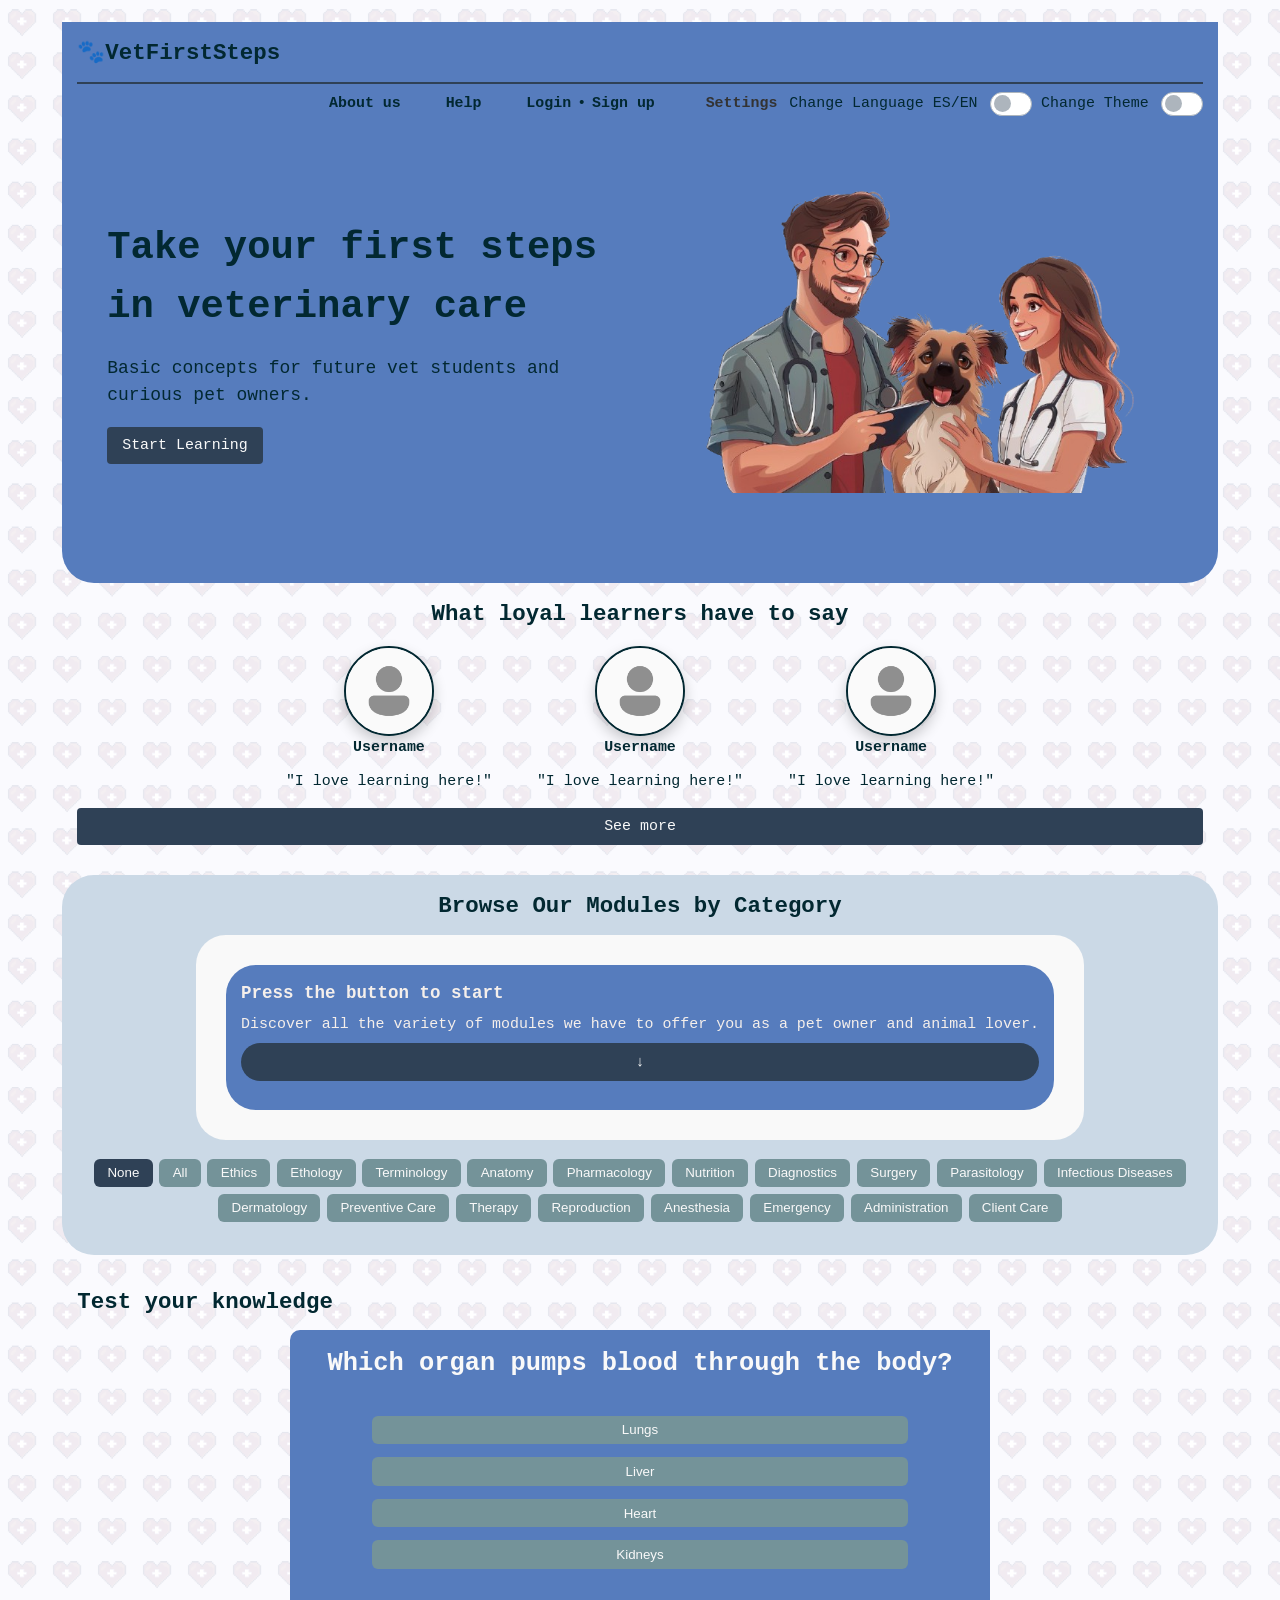
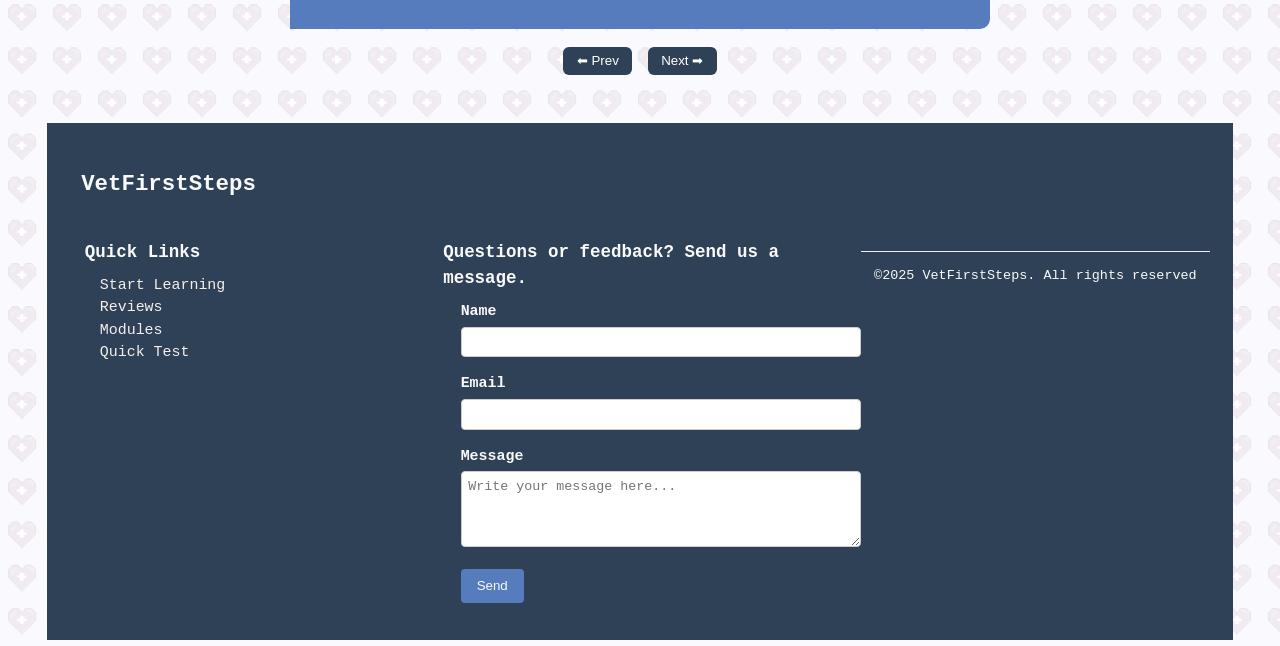
<file: index.html>
<!DOCTYPE html>
<html lang="en">
<head>
    <meta charset="UTF-8">
    <meta name="viewport" content="width=device-width, initial-scale=1.0">
    <title>VetFirstSteps</title>
    <link rel="stylesheet" href="styles/index.css">
    <script src="https://code.jquery.com/jquery-3.6.0.min.js" defer></script>
    <script src="js/index.js" defer></script>
</head>
<body>
    <div class="first-portion">
        <header class="site-header">
            <h2>🐾VetFirstSteps</h2>
            <button id="menu-toggle" class="menu-toggle" type="button" aria-expanded="false" aria-controls="site-header">
                ☰
            </button>
        </header>
        <nav class="site-nav" id="main-nav">
            <a href="pages/coming-soon.html">About us</a>
            <a href="pages/coming-soon.html">Help</a>
            <div id="actions">
                <a href="pages/Login.html">Login</a>
                <span class="sep">•</span>
                <a href="pages/SignUp.html">Sign up</a>
            </div>
            <div id="nav-buttons">
                <h4>Settings</h4>
                <span>Change Language ES/EN</span><br>
                <label class="switch" id="lang-toggle">
                    <input type="checkbox">
                    <span class="slider"></span>
                </label><br>
                <span>Change Theme</span><br>
                <label class="switch" id="theme-toggle">
                    <input type="checkbox">
                    <span class="slider"></span>
                </label>
            </div>
        </nav>
        <section class="site-section">
            <div id="section-content">
                <h1>Take your first steps in veterinary care</h1>
                <p>Basic concepts for future vet students and curious pet owners.</p>
                <a href="modules/index.html">Start Learning</a>
            </div>
            <div id="section-image">
                <figure>
                    <img src="images/section-image.png" alt="section">
                </figure>
            </div>
        </section>
    </div>
    <div class="reviews" id="review-section">
        <h2>What loyal learners have to say</h2>
        <div class="review-card">
            <figure>
                <img src="images/user.png" alt="user">
                <figcaption>Username</figcaption>
            </figure>
            <p>"I love learning here!"</p>
        </div>
        <div class="review-card">
            <figure>
                <img src="images/user.png" alt="user">
                <figcaption>Username</figcaption>
            </figure>
            <p>"I love learning here!"</p>
        </div>
        <div class="review-card">
            <figure>
                <img src="images/user.png" alt="user">
                <figcaption>Username</figcaption>
            </figure>
            <p>"I love learning here!"</p>
        </div>
        <a href="#more">See more</a>
    </div>
    <div class="modules">
        <h2>Browse Our Modules by Category</h2>
        <div id="modules-grid">
            <article class="module-card" id="mod-profEth" data-category="ethics">
                <img src="images/modules/mod-profEth.png" alt="">
                <h3>Professional Ethics</h3>
                <p>Foundations of ethical practice in veterinary medicine.</p>
                <a href="modules/professional-ethics.html" class="module-link">View Module</a>
            </article>

            <article class="module-card" id="mod-canFelEth" data-category="ethology">
            <h3>Canine and Feline Ethology</h3>
            <p>Behavioral principles of dogs and cats.</p>
            <a href="pages/coming-soon.html" class="module-link">View Module</a>
            </article>

            <article class="module-card" id="mod-VetTerm" data-category="terminology">
            <h3>Veterinary Terminology</h3>
            <p>Essential terms and vocabulary for veterinary practice.</p>
            <a href="pages/coming-soon.html" class="module-link">View Module</a>
            </article>

            <article class="module-card" id="mod-oie" data-category="ethics">
            <h3>OIE General Overview</h3>
            <p>Introduction to international veterinary standards and the OIE.</p>
            <a href="pages/coming-soon.html" class="module-link">View Module</a>
            </article>

            <article class="module-card" id="mod-anat1" data-category="anatomy">
            <h3>Anatomy & Physiology I</h3>
            <p>Basic structures and functions of animal bodies.</p>
            <a href="pages/coming-soon.html" class="module-link">View Module</a>
            </article>

            <article class="module-card" id="mod-anat2" data-category="anatomy">
            <h3>Anatomy & Physiology II</h3>
            <p>Intermediate study of organ systems and processes.</p>
            <a href="pages/coming-soon.html" class="module-link">View Module</a>
            </article>

            <article class="module-card" id="mod-anat3" data-category="anatomy">
            <h3>Anatomy & Physiology III</h3>
            <p>Advanced exploration of anatomy and physiology topics.</p>
            <a href="pages/coming-soon.html" class="module-link">View Module</a>
            </article>

            <article class="module-card" id="mod-anat4" data-category="anatomy">
            <h3>Anatomy & Physiology IV</h3>
            <p>Capstone module on integrated body systems.</p>
            <a href="pages/coming-soon.html" class="module-link">View Module</a>
            </article>

            <article class="module-card" id="mod-pharmIntro" data-category="pharmacology">
            <h3>Intro to Pharmacy</h3>
            <p>Basics of veterinary pharmacology and drug handling.</p>
            <a href="pages/coming-soon.html" class="module-link">View Module</a>
            </article>

            <article class="module-card" id="mod-labIntro" data-category="diagnostics">
            <h3>Intro to Laboratory Analysis</h3>
            <p>Fundamentals of lab tests and sample evaluation.</p>
            <a href="pages/coming-soon.html" class="module-link">View Module</a>
            </article>

            <article class="module-card" id="mod-surgEquip" data-category="surgery">
            <h3>Surgical Equipment</h3>
            <p>Overview of tools and instruments used in veterinary surgery.</p>
            <a href="pages/coming-soon.html" class="module-link">View Module</a>
            </article>

            <article class="module-card" id="mod-vetNut" data-category="nutrition">
            <h3>Veterinary Nutrition</h3>
            <p>Principles of diet and feeding for animal health and wellbeing.</p>
            <a href="pages/coming-soon.html" class="module-link">View Module</a>
            </article>

            <article class="module-card" id="mod-patPrep" data-category="surgery">
            <h3>Patient Preparation</h3>
            <p>Steps to prepare animals for clinical procedures and surgery.</p>
            <a href="pages/coming-soon.html" class="module-link">View Module</a>
            </article>

            <article class="module-card" id="mod-sampColl" data-category="diagnostics">
            <h3>Sample Collection</h3>
            <p>Techniques for collecting diagnostic samples safely and effectively.</p>
            <a href="pages/coming-soon.html" class="module-link">View Module</a>
            </article>

            <article class="module-card" id="mod-hemat" data-category="diagnostics">
            <h3>Hematology</h3>
            <p>Study of blood and related diagnostic methods in veterinary medicine.</p>
            <a href="pages/coming-soon.html" class="module-link">View Module</a>
            </article>

            <article class="module-card" id="mod-chem" data-category="diagnostics">
            <h3>Chemistry</h3>
            <p>Biochemical analysis relevant to veterinary diagnostics and practice.</p>
            <a href="pages/coming-soon.html" class="module-link">View Module</a>
            </article>

            <article class="module-card" id="mod-pharm1" data-category="pharmacology">
            <h3>Veterinary Pharmacology I</h3>
            <p>Introduction to drug classes, mechanisms, and safe administration.</p>
            <a href="pages/coming-soon.html" class="module-link">View Module</a>
            </article>

            <article class="module-card" id="mod-paras" data-category="parasitology">
            <h3>Parasitology</h3>
            <p>Identification and management of common parasites in animals.</p>
            <a href="pages/coming-soon.html" class="module-link">View Module</a>
            </article>

            <article class="module-card" id="mod-infDis" data-category="infectious">
            <h3>Infectious Diseases</h3>
            <p>Overview of contagious conditions and their veterinary management.</p>
            <a href="pages/coming-soon.html" class="module-link">View Module</a>
            </article>

            <article class="module-card" id="mod-dermIntro" data-category="dermatology">
            <h3>Dermatology Intro</h3>
            <p>Basics of skin conditions, diagnosis, and treatments.</p>
            <a href="pages/coming-soon.html" class="module-link">View Module</a>
            </article>

            <article class="module-card" id="mod-vaccProg" data-category="preventive">
            <h3>Vaccination Programs</h3>
            <p>Principles of immunization and preventive veterinary care.</p>
            <a href="pages/coming-soon.html" class="module-link">View Module</a>
            </article>

            <article class="module-card" id="mod-fluidTher" data-category="therapy">
            <h3>Fluid Therapy</h3>
            <p>Managing hydration and electrolyte balance in veterinary patients.</p>
            <a href="pages/coming-soon.html" class="module-link">View Module</a>
            </article>

            <article class="module-card" id="mod-reprod" data-category="reproduction">
            <h3>Reproduction</h3>
            <p>Fundamentals of animal reproductive systems and veterinary care.</p>
            <a href="pages/coming-soon.html" class="module-link">View Module</a>
            </article>

            <article class="module-card" id="mod-anest1" data-category="anesthesia">
            <h3>Anesthesia I</h3>
            <p>Introduction to anesthesia principles, monitoring, and safety.</p>
            <a href="pages/coming-soon.html" class="module-link">View Module</a>
            </article>

            <article class="module-card" id="mod-anest2" data-category="anesthesia">
            <h3>Anesthesia II</h3>
            <p>Advanced anesthesia techniques and protocols for veterinary practice.</p>
            <a href="pages/coming-soon.html" class="module-link">View Module</a>
            </article>

            <article class="module-card" id="mod-firstAid" data-category="emergency">
            <h3>First Aid</h3>
            <p>Emergency response skills for veterinary settings.</p>
            <a href="pages/coming-soon.html" class="module-link">View Module</a>
            </article>

            <article class="module-card" id="mod-ultra" data-category="diagnostics">
            <h3>Ultrasound</h3>
            <p>Basics of imaging and diagnostic ultrasound in veterinary medicine.</p>
            <a href="pages/coming-soon.html" class="module-link">View Module</a>
            </article>

            <article class="module-card" id="mod-cardio" data-category="diagnostics">
            <h3>Practical Cardiology</h3>
            <p>Introduction to heart health and diagnostic cardiology techniques.</p>
            <a href="pages/coming-soon.html" class="module-link">View Module</a>
            </article>

            <article class="module-card" id="mod-admin" data-category="administration">
            <h3>Veterinary Administration</h3>
            <p>Managing clinics, records, and veterinary operations effectively.</p>
            <a href="pages/coming-soon.html" class="module-link">View Module</a>
            </article>

            <article class="module-card" id="mod-clientCare" data-category="client-care">
            <h3>Client Care</h3>
            <p>Communication and service skills for veterinary professionals.</p>
            <a href="pages/coming-soon.html" class="module-link">View Module</a>
            </article>

            <article class="module-card" data-category="none">
            <h3>Press the button to start</h3>
            <p>Discover all the variety of modules we have to offer you as a pet owner and animal lover.</p>
            <a href="#filter-bar" >↓</a>
            </article>
        </div>
        <div id="filter-bar">
            <button class="filter-btn" data-filter="none">None</button>
            <button class="filter-btn" data-filter="all">All</button>
            <button class="filter-btn" data-filter="ethics">Ethics</button>
            <button class="filter-btn" data-filter="ethology">Ethology</button>
            <button class="filter-btn" data-filter="terminology">Terminology</button>
            <button class="filter-btn" data-filter="anatomy">Anatomy</button>
            <button class="filter-btn" data-filter="pharmacology">Pharmacology</button>
            <button class="filter-btn" data-filter="nutrition">Nutrition</button>
            <button class="filter-btn" data-filter="diagnostics">Diagnostics</button>
            <button class="filter-btn" data-filter="surgery">Surgery</button>
            <button class="filter-btn" data-filter="parasitology">Parasitology</button>
            <button class="filter-btn" data-filter="infectious">Infectious Diseases</button>
            <button class="filter-btn" data-filter="dermatology">Dermatology</button>
            <button class="filter-btn" data-filter="preventive">Preventive Care</button>
            <button class="filter-btn" data-filter="therapy">Therapy</button>
            <button class="filter-btn" data-filter="reproduction">Reproduction</button>
            <button class="filter-btn" data-filter="anesthesia">Anesthesia</button>
            <button class="filter-btn" data-filter="emergency">Emergency</button>
            <button class="filter-btn" data-filter="administration">Administration</button>
            <button class="filter-btn" data-filter="client-care">Client Care</button>
        </div>
    </div>
    <div class="test">
        <section id="quiz">
            <h2>Test your knowledge</h2>
            <div class="quiz-container">
                <div class="quiz-track">
                    <!-- Question 1 -->
                    <div class="quiz-slide active" data-answer="2">
                        <h3>Which organ pumps blood through the body?</h3>
                        <ul>
                            <li><button class="option" data-index="0">Lungs</button></li>
                            <li><button class="option" data-index="1">Liver</button></li>
                            <li><button class="option" data-index="2">Heart</button></li>
                            <li><button class="option" data-index="3">Kidneys</button></li>
                        </ul>
                    </div>
                    <!-- Question 2 -->
                    <div class="quiz-slide" data-answer="1">
                        <h3>Which animal is a carnivore?</h3>
                        <ul>
                            <li><button class="option" data-index="0">Cow</button></li>
                            <li><button class="option" data-index="1">Lion</button></li>
                            <li><button class="option" data-index="2">Horse</button></li>
                            <li><button class="option" data-index="3">Goat</button></li>
                        </ul>
                    </div>
                    <!-- Question 3 -->
                    <div class="quiz-slide" data-answer="0">
                        <h3>Which nutrient is most important for building muscle?</h3>
                        <ul>
                            <li><button class="option" data-index="0">Protein</button></li>
                            <li><button class="option" data-index="1">Carbohydrates</button></li>
                            <li><button class="option" data-index="2">Fats</button></li>
                            <li><button class="option" data-index="3">Vitamins</button></li>
                        </ul>
                    </div>
                    <!-- Question 4 -->
                    <div class="quiz-slide" data-answer="3">
                        <h3>Which parasite is commonly found in dogs?</h3>
                        <ul>
                            <li><button class="option" data-index="0">Tapeworm</button></li>
                            <li><button class="option" data-index="1">Fleas</button></li>
                            <li><button class="option" data-index="2">Ticks</button></li>
                            <li><button class="option" data-index="3">All of the above</button></li>
                        </ul>
                    </div>
                    <!-- Question 5 -->
                    <div class="quiz-slide" data-answer="2">
                        <h3>Which diagnostic tool uses sound waves?</h3>
                        <ul>
                            <li><button class="option" data-index="0">X-ray</button></li>
                            <li><button class="option" data-index="1">MRI</button></li>
                            <li><button class="option" data-index="2">Ultrasound</button></li>
                            <li><button class="option" data-index="3">CT Scan</button></li>
                        </ul>
                    </div>
                    <!-- Question 6 -->
                    <div class="quiz-slide" data-answer="1">
                        <h3>Which organ filters toxins from the blood?</h3>
                        <ul>
                            <li><button class="option" data-index="0">Heart</button></li>
                            <li><button class="option" data-index="1">Liver</button></li>
                            <li><button class="option" data-index="2">Kidneys</button></li>
                            <li><button class="option" data-index="3">Lungs</button></li>
                        </ul>
                    </div>
                    <!-- Question 7 -->
                    <div class="quiz-slide" data-answer="0">
                        <h3>What is the normal body temperature of a dog?</h3>
                        <ul>
                            <li><button class="option" data-index="0">38–39°C</button></li>
                            <li><button class="option" data-index="1">36–37°C</button></li>
                            <li><button class="option" data-index="2">40–41°C</button></li>
                            <li><button class="option" data-index="3">34–35°C</button></li>
                        </ul>
                    </div>
                </div>
            </div>
            <div class="quiz-nav">
                <button id="prev">⬅ Prev</button>
                <button id="next">Next ➡</button>
            </div>
            <div id="quiz-score" style="display:none;">
                <h3>Your Score:</h3>
                <p id="score-text"></p>
            <button id="retry">Retry Quiz 🔄</button>
            </div>
        </section>
    </div>
    <footer>
        <h2>VetFirstSteps</h2>
        <div class="quick-links">
            <h3>Quick Links</h3>
            <ul>
                <li><a href="#section-content">Start Learning</a></li>
                <li><a href="#review-section">Reviews</a></li>
                <li><a href="#modules-grid">Modules</a></li>
                <li><a href="#quiz">Quick Test</a></li>
            </ul>
        </div>
        <div class="form">
            <h3>Questions or feedback? Send us a message.</h3>
            <form id="contact-form" action="php/Contact.php" method="post" novalidate>
                <div class="field">
                    <label for="name">Name</label>
                    <input type="text" id="name" name="name" required>
                </div>
                <div class="field">
                    <label for="email">Email</label>
                    <input type="email" id="email" name="email" required>
                </div>
                <div class="field">
                    <label for="message">Message</label>
                    <textarea id="message" name="message" rows="4" placeholder="Write your message here..." required></textarea>
                </div>
                <button type="submit">Send</button>
            </form>
        </div>
        <p class="copyright"> ©2025 VetFirstSteps. All rights reserved</p>
    </footer>
</body>
</html>
</file>
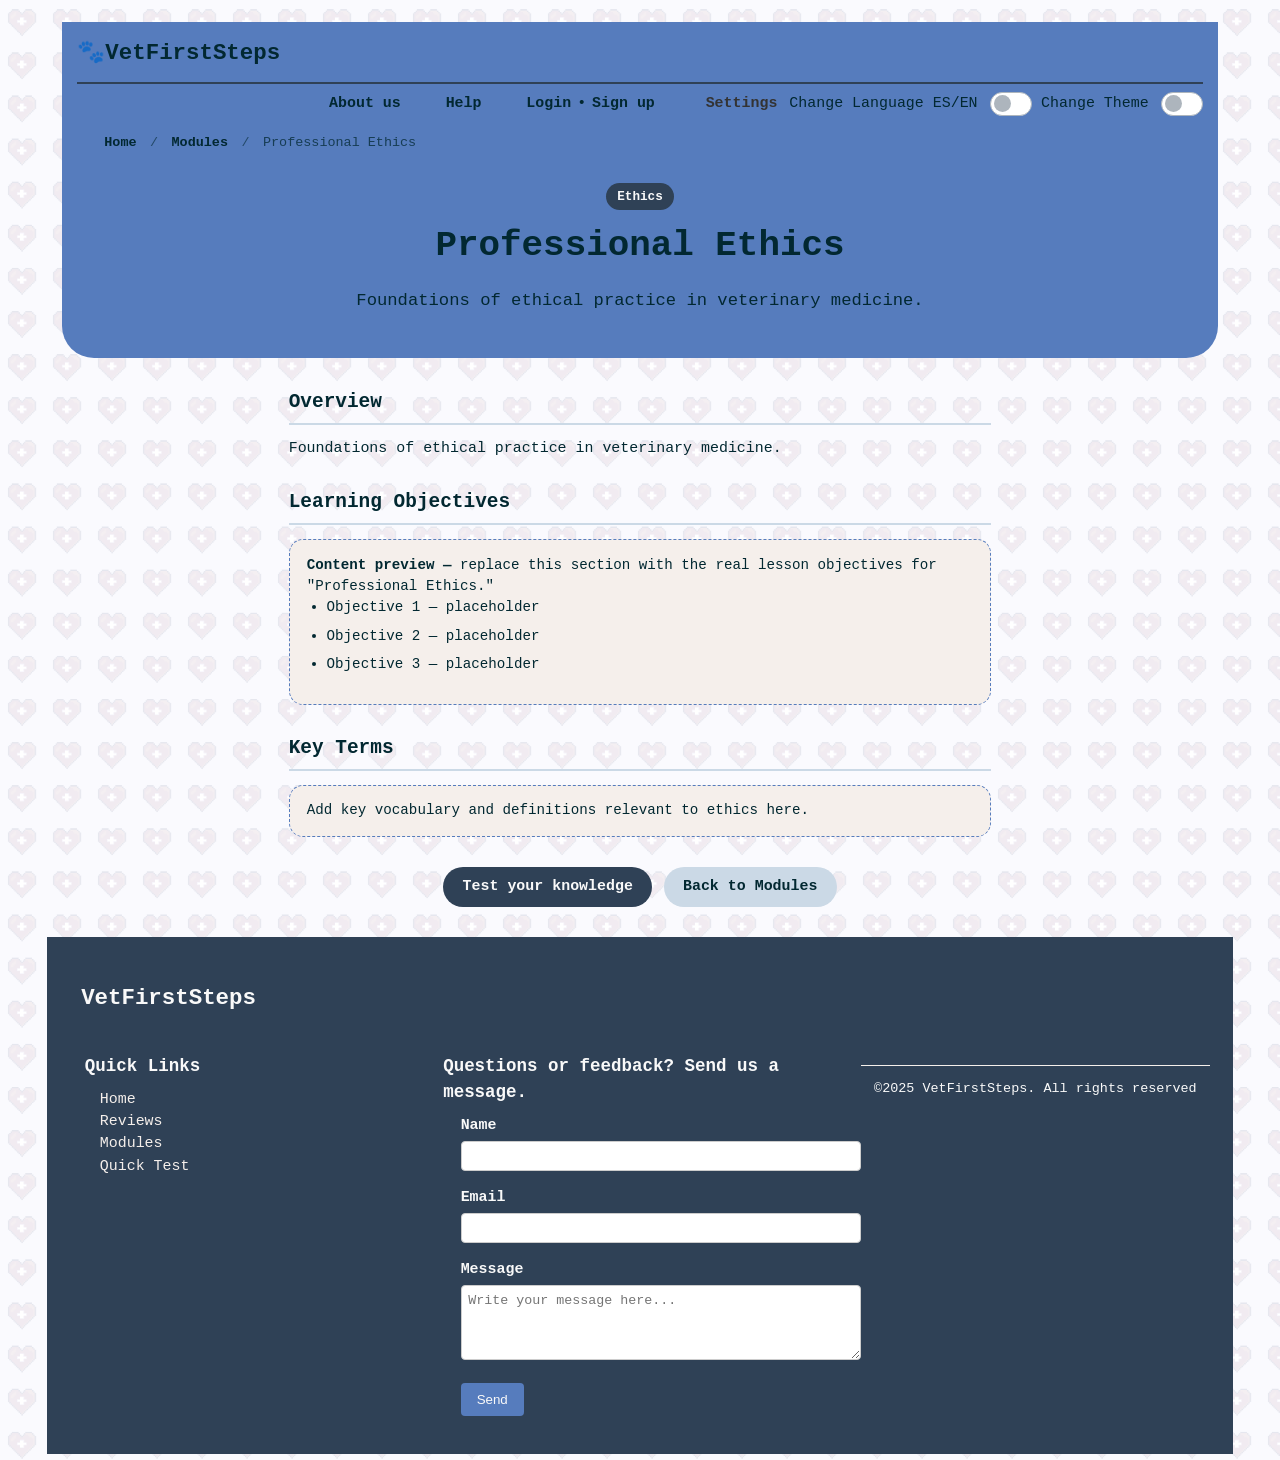
<file: modules/professional-ethics.html>
<!DOCTYPE html>
<html lang="en">
<head>
    <meta charset="UTF-8">
    <meta name="viewport" content="width=device-width, initial-scale=1.0">
    <title>Professional Ethics | VetFirstSteps</title>
    <link rel="stylesheet" href="../styles/index.css">
    <script src="https://code.jquery.com/jquery-3.6.0.min.js" defer></script>
    <script src="../js/index.js" defer></script>
</head>
<body>
    <div class="module-page-header">
        <header class="site-header">
            <h2>🐾VetFirstSteps</h2>
            <button id="menu-toggle" class="menu-toggle" type="button" aria-expanded="false" aria-controls="site-header">
                ☰
            </button>
        </header>
        <nav class="site-nav" id="main-nav">
            <a href="../pages/coming-soon.html">About us</a>
            <a href="../pages/coming-soon.html">Help</a>
            <div id="actions">
                <a href="../pages/Login.html">Login</a>
                <span class="sep">•</span>
                <a href="../pages/SignUp.html">Sign up</a>
            </div>
            <div id="nav-buttons">
                <h4>Settings</h4>
                <span>Change Language ES/EN</span><br>
                <label class="switch" id="lang-toggle">
                    <input type="checkbox">
                    <span class="slider"></span>
                </label><br>
                <span>Change Theme</span><br>
                <label class="switch" id="theme-toggle">
                    <input type="checkbox">
                    <span class="slider"></span>
                </label>
            </div>
        </nav>

        <div class="breadcrumb">
            <a href="../index.html">Home</a>
            <span class="sep">/</span>
            <a href="../index.html#modules-grid">Modules</a>
            <span class="sep">/</span>
            <span class="current">Professional Ethics</span>
        </div>

        <div class="module-hero">
            <span class="category-badge">Ethics</span>
            <h1>Professional Ethics</h1>
            <p>Foundations of ethical practice in veterinary medicine.</p>
        </div>
    </div>

    <div class="module-body">
        <h2>Overview</h2>
        <p>Foundations of ethical practice in veterinary medicine.</p>

        <h2>Learning Objectives</h2>
        <div class="content-placeholder">
            <p><strong>Content preview —</strong> replace this section with the real lesson objectives for "Professional Ethics."</p>
            <ul>
                <li>Objective 1 — placeholder</li>
                <li>Objective 2 — placeholder</li>
                <li>Objective 3 — placeholder</li>
            </ul>
        </div>

        <h2>Key Terms</h2>
        <div class="content-placeholder">
            <p>Add key vocabulary and definitions relevant to ethics here.</p>
        </div>

        <div class="module-actions">
            <a href="../index.html#quiz" class="btn-primary">Test your knowledge</a>
            <a href="../index.html#modules-grid" class="btn-secondary">Back to Modules</a>
        </div>
    </div>

    <footer>
        <h2>VetFirstSteps</h2>
        <div class="quick-links">
            <h3>Quick Links</h3>
            <ul>
                <li><a href="../index.html">Home</a></li>
                <li><a href="../index.html#review-section">Reviews</a></li>
                <li><a href="../index.html#modules-grid">Modules</a></li>
                <li><a href="../index.html#quiz">Quick Test</a></li>
            </ul>
        </div>
        <div class="form">
            <h3>Questions or feedback? Send us a message.</h3>
            <form id="contact-form" action="../php/contact.php" method="post" novalidate>
                <div class="field">
                    <label for="name">Name</label>
                    <input type="text" id="name" name="name" required>
                </div>
                <div class="field">
                    <label for="email">Email</label>
                    <input type="email" id="email" name="email" required>
                </div>
                <div class="field">
                    <label for="message">Message</label>
                    <textarea id="message" name="message" rows="4" placeholder="Write your message here..." required></textarea>
                </div>
                <button type="submit">Send</button>
            </form>
        </div>
        <p class="copyright">©2025 VetFirstSteps. All rights reserved</p>
    </footer>
</body>
</html>
</file>
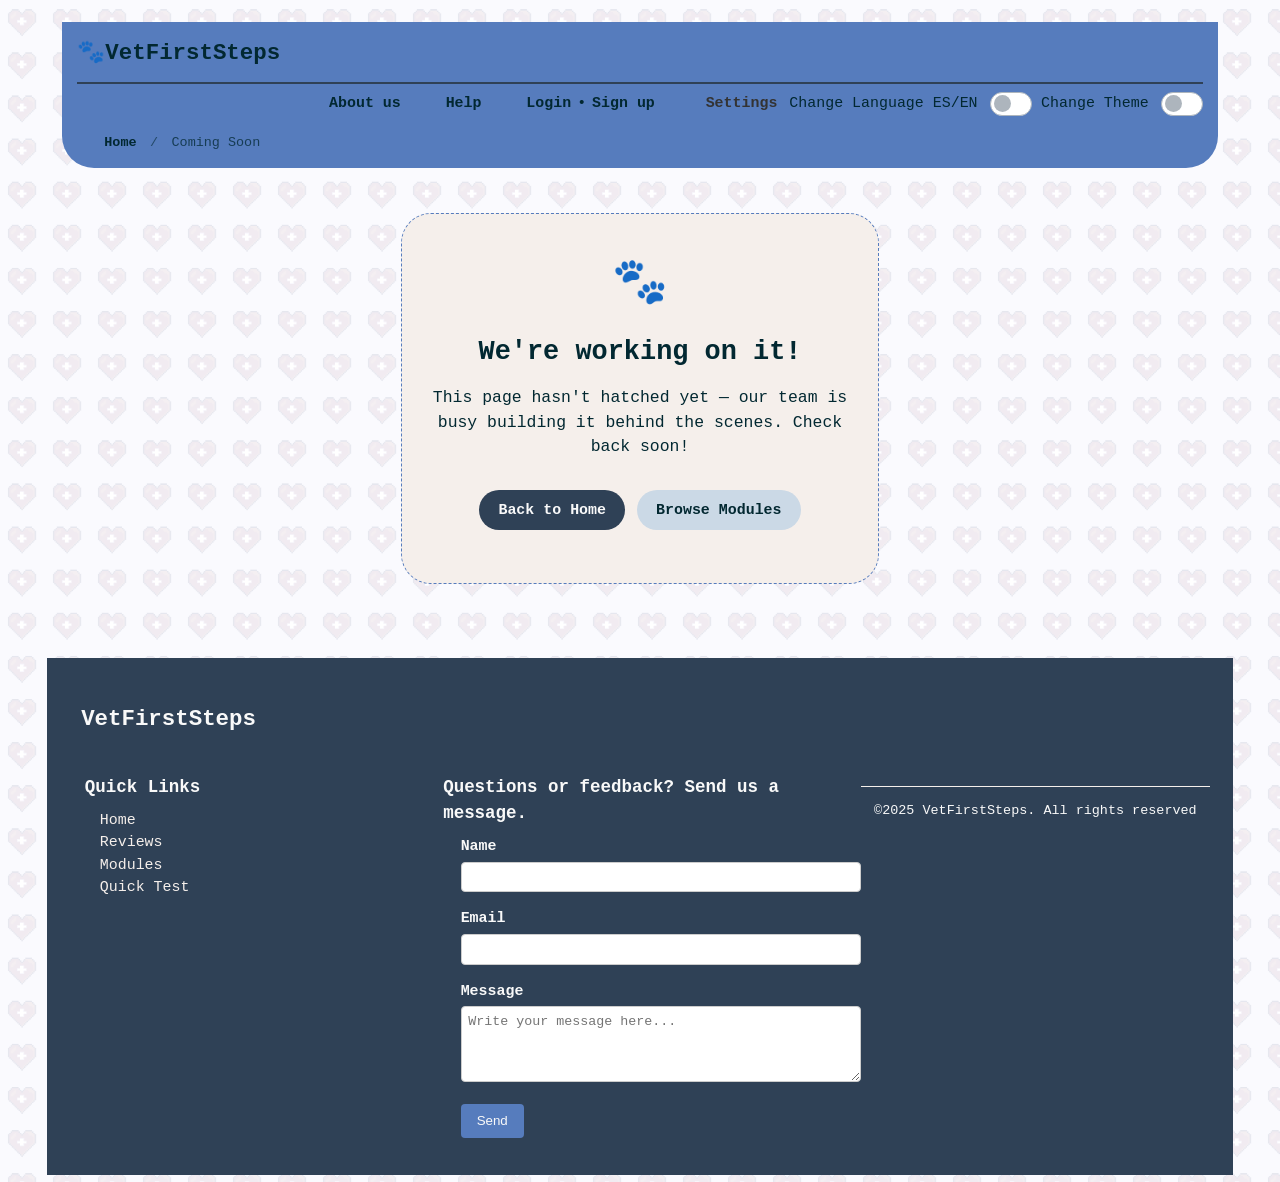
<file: pages/coming-soon.html>
<!DOCTYPE html>
<html lang="en">
<head>
    <meta charset="UTF-8">
    <meta name="viewport" content="width=device-width, initial-scale=1.0">
    <title>Coming Soon | VetFirstSteps</title>
    <link rel="stylesheet" href="../styles/index.css">
    <script src="https://code.jquery.com/jquery-3.6.0.min.js" defer></script>
    <script src="../js/index.js" defer></script>
</head>
<body>
    <div class="module-page-header">
        <header class="site-header">
            <h2>🐾VetFirstSteps</h2>
            <button id="menu-toggle" class="menu-toggle" type="button" aria-expanded="false" aria-controls="site-header">
                ☰
            </button>
        </header>
        <nav class="site-nav" id="main-nav">
            <a href="../pages/coming-soon.html">About us</a>
            <a href="../pages/coming-soon.html">Help</a>
            <div id="actions">
                <a href="../pages/Login.html">Login</a>
                <span class="sep">•</span>
                <a href="../pages/SignUp.html">Sign up</a>
            </div>
            <div id="nav-buttons">
                <h4>Settings</h4>
                <span>Change Language ES/EN</span><br>
                <label class="switch" id="lang-toggle">
                    <input type="checkbox">
                    <span class="slider"></span>
                </label><br>
                <span>Change Theme</span><br>
                <label class="switch" id="theme-toggle">
                    <input type="checkbox">
                    <span class="slider"></span>
                </label>
            </div>
        </nav>

        <div class="breadcrumb">
            <a href="../index.html">Home</a>
            <span class="sep">/</span>
            <span class="current">Coming Soon</span>
        </div>
    </div>

    <div class="coming-soon">
        <div class="coming-soon-card">
            <div class="paw-icon">🐾</div>
            <h1>We're working on it!</h1>
            <p>This page hasn't hatched yet — our team is busy building it behind the scenes. Check back soon!</p>
            <div class="module-actions">
                <a href="../index.html" class="btn-primary">Back to Home</a>
                <a href="../index.html#modules-grid" class="btn-secondary">Browse Modules</a>
            </div>
        </div>
    </div>

    <footer>
        <h2>VetFirstSteps</h2>
        <div class="quick-links">
            <h3>Quick Links</h3>
            <ul>
                <li><a href="../index.html">Home</a></li>
                <li><a href="../index.html#review-section">Reviews</a></li>
                <li><a href="../index.html#modules-grid">Modules</a></li>
                <li><a href="../index.html#quiz">Quick Test</a></li>
            </ul>
        </div>
        <div class="form">
            <h3>Questions or feedback? Send us a message.</h3>
            <form id="contact-form" action="../php/contact.php" method="post" novalidate>
                <div class="field">
                    <label for="name">Name</label>
                    <input type="text" id="name" name="name" required>
                </div>
                <div class="field">
                    <label for="email">Email</label>
                    <input type="email" id="email" name="email" required>
                </div>
                <div class="field">
                    <label for="message">Message</label>
                    <textarea id="message" name="message" rows="4" placeholder="Write your message here..." required></textarea>
                </div>
                <button type="submit">Send</button>
            </form>
        </div>
        <p class="copyright">©2025 VetFirstSteps. All rights reserved</p>
    </footer>
</body>
</html>
</file>
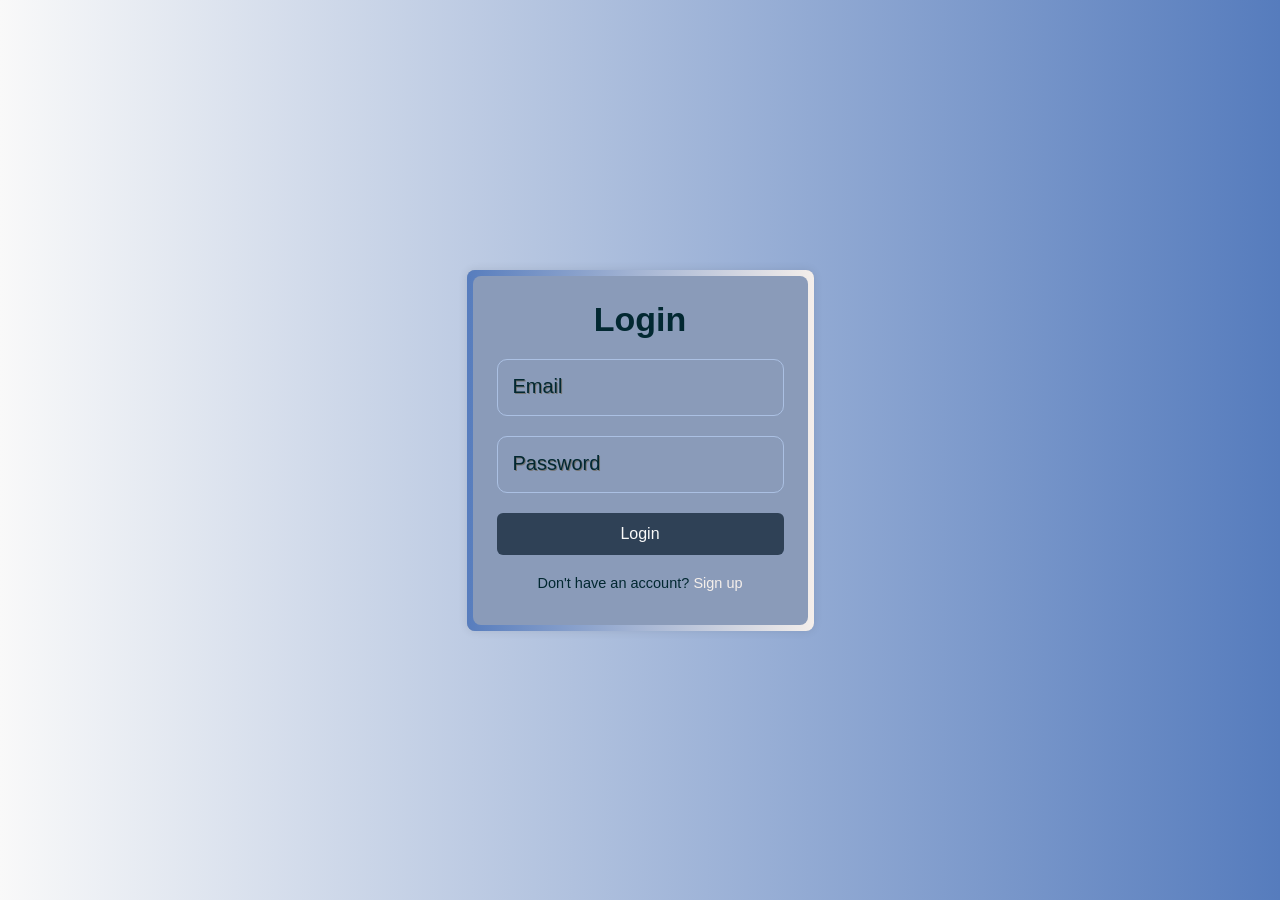
<file: pages/Login.html>
<!DOCTYPE html>
<html lang="en">
<head>
    <meta charset="UTF-8">
    <meta name="viewport" content="width=device-width, initial-scale=1.0">
    <title>Login-VetFirstSteps</title>
    <link rel="stylesheet" href="../styles/Login-SignUp.css">
</head>
<body>
    
    <div class="container">
        <div class="form-box" id="login-form">
            <form action="">
                <h2>Login</h2>
                <div class="input-group">
                    <input class="input" type="email" name="email" placeholder="Email" id="email" required>
                    <label class="label" for="email">Email</label>
                </div>
                <div class="input-group">
                    <input class="input" type="password" name="password" placeholder="Password" id="password" required>
                    <label class="label" for="password">Password</label>
                </div>
                <button type="submit" name="login">Login</button>
                <p>Don't have an account? <a href="SignUp.html">Sign up</a></p>
            </form>
        </div>
    </div>
</body>
</html>
</file>
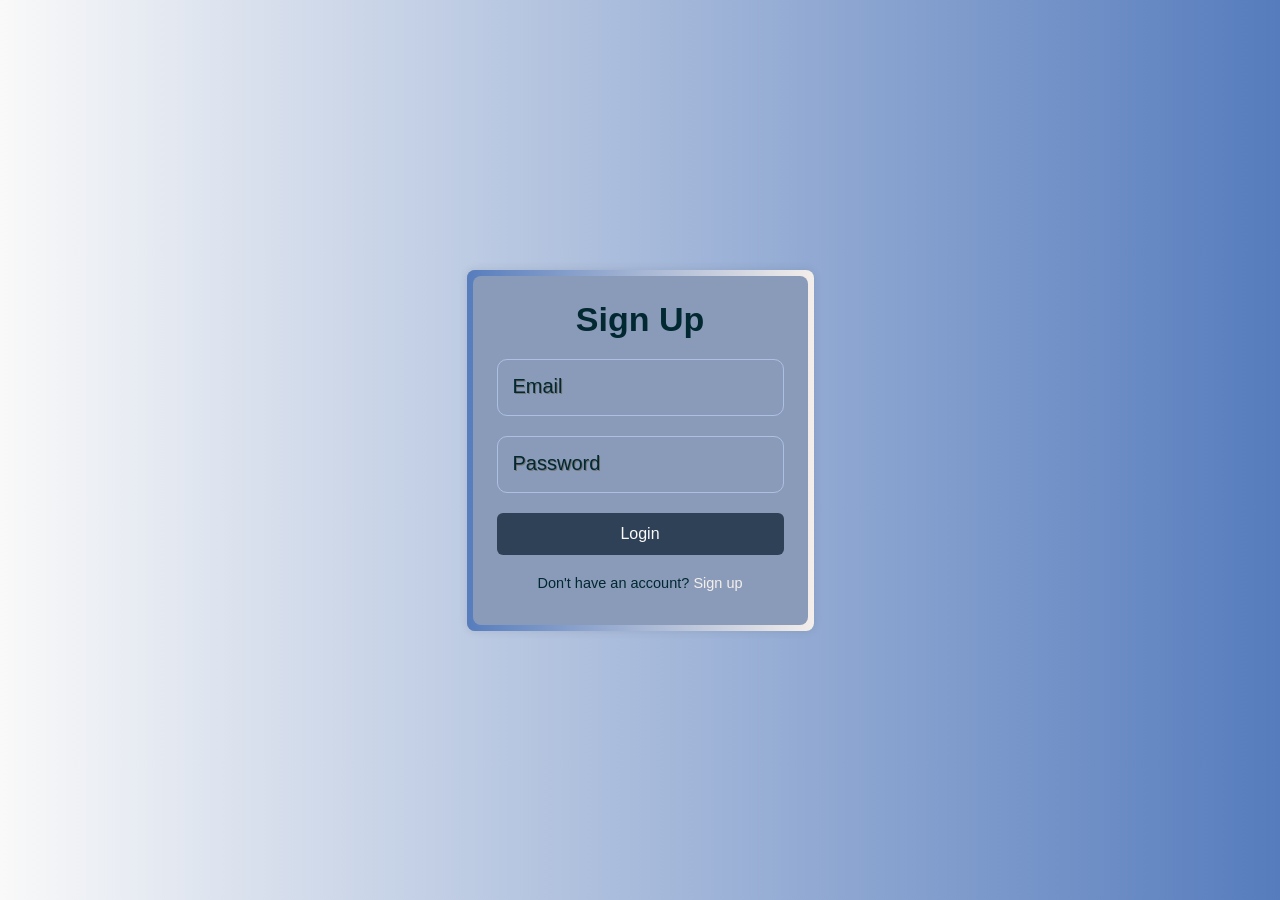
<file: pages/SignUp.html>
<!DOCTYPE html>
<html lang="en">
<head>
    <meta charset="UTF-8">
    <meta name="viewport" content="width=device-width, initial-scale=1.0">
    <title>SignUp-VetFirstSteps</title>
    <link rel="stylesheet" href="../styles/Login-SignUp.css">
</head>
<body>
    
    <div class="container">
        <div class="form-box" id="login-form">
            <form action="">
                <h2>Sign Up</h2>
                <div class="input-group">
                    <input class="input" type="email" name="email" placeholder="Email" id="email" required>
                    <label class="label" for="email">Email</label>
                </div>
                <div class="input-group">
                    <input class="input" type="password" name="password" placeholder="Password" id="password" required>
                    <label class="label" for="password">Password</label>
                </div>
                <button type="submit" name="login">Login</button>
                <p>Don't have an account? <a href="SignUp.html">Sign up</a></p>
            </form>
        </div>
    </div>
</body>
</html>
</file>
<file: styles/index.css>
* {
    margin: 0;
    padding: 0;
    box-sizing: border-box;
}

:root{
    --primary-light-color: #f9f9f9;
    --primary-dark-color: #2f4156;
    --secondary-light-color: #f5efeb;
    --secondary-dark-color: #567cbd;
    --third-color: #cbd9e6;
    --text-color: #022831;
}

/*Body settings*/
body {
    font-family: monospace;
    font-size: 1.1em;
    line-height: 1.5;
    color: var(--text-color);
    padding: 1em;
    background-color: var(--primary-light-color);

    background-image: url("../images/background-light.png");
    background-size: 45px;
    background-color: rgba(249, 250, 254, 0.9);
    background-blend-mode:lighten;
    
    animation: moveBackground 30s linear infinite;
}
body.dark-mode{
    color: var(--primary-light-color);
    background-image: url("../images/background.png");
    background-repeat: repeat;
    background-size: 100px;
    background-color: rgba(0, 0, 0, 0.5);
    background-blend-mode: multiply;
    animation: moveBackground 30s linear infinite; /*fix if image in light*/
}
@keyframes moveBackground{
    0%{
        background-position: 0 0;
    }
    25%{
        background-position: 25% 0;
    }
    50%{
        background-position: 50% 0;
    }
    75%{
        background-position: 75% 0;
    }
    100%{
        background-position: 100% 0;
    }
}

/*First Portion settings*/
.first-portion{
    background-color: var(--secondary-dark-color);
    border-bottom-right-radius: 2rem;
    border-bottom-left-radius: 2rem;
    padding: 1em;
}
body.dark-mode .first-portion{
    background-color: var(--primary-dark-color);
}

/*Header*/
.site-header{
    display: flex;
    justify-content: space-between;
    align-items: center;
    padding-bottom:0.75em;
    border-bottom: var(--primary-dark-color) 2px solid;
}
body.dark-mode .site-header{
    color: var(--primary-light-color);
}
.site-header h2{
    font-size: 1.5em;
}
/*Menu*/
.menu-toggle {
    background: none;
    border: none;
    font-size: 1.5em;
    color: var(--text-color);
    cursor: pointer;
}
.menu-toggle:hover{
    transform: scale(90%);
}
body.dark-mode .menu-toggle{
    color: var(--primary-light-color);
}
/*Main nav hidden by default*/
.site-nav {
    display: none;
    gap: 0.75em;
    background: #c4f2fd;
    background-color: var(--third-color);
    padding: 1em;
}
body.dark-mode .site-nav{
    background-color: #749399;
}
.site-nav.active {
    display: grid;
    grid-template-columns: 1fr 1fr;
}
.site-nav a {
    grid-column: 1/2;
    text-decoration: none;
    color: var(--text-color);
    font-weight: bold;
    transition: color 0.3s ease;
    text-align: center;
}
.site-nav a:hover{
    background-color: #02283139;
}
body.dark-mode .site-nav a{
    color: var(--primary-light-color);
}
#actions{
    grid-column: 1/2;
    grid-row: 3/5;
    text-align: center;
    font-size: 1.3em;
    font-weight: bolder;
}
#actions a:hover{
    background-color: var(--third-color);
    color: #749399;
}
body.dark-mode #actions a:hover{
    background-color: #749399;
    color: var(--text-color);
}
#nav-buttons{
    grid-row: 1/5;
    grid-column: 2/3;
    background-color: #749399;
    padding: 1em;
    align-items: center;
    justify-content: center;
    text-align: center;
    box-shadow: 0 4px 8px rgba(0,0,0,0.1);
    border: 1px solid #ddd;
    border-radius: 8px;
}
body.dark-mode #nav-buttons {
    background: var(--third-color);
    color: var(--text-color);
}
#nav-buttons h4 {
    color: #333;
    font-size: large;
}
#nav-buttons span {
    display: inline-block;
}
/* The switch - the box around the slider */
.switch {
    font-size: 12px;
    position: relative;
    display: inline-block;
    width: 3.5em;
    height: 2em;
}
/* Hide default HTML checkbox */
.switch input {
    opacity: 0;
    width: 0;
    height: 0;
}
/* The slider */
.slider {
    position: absolute;
    cursor: pointer;
    top: 0;
    left: 0;
    right: 0;
    bottom: 0;
    background-color: #fff;
    border: 1px solid #adb5bd;
    transition: .4s;
    border-radius: 30px;
}
.slider:before {
    position: absolute;
    content: "";
    height: 1.4em;
    width: 1.4em;
    border-radius: 20px;
    left: 0.27em;
    bottom: 0.25em;
    background-color: #adb5bd;
    transition: .4s;
}
input:checked + .slider {
    background-color: #007bff;
    border: 1px solid #007bff;
}
input:focus + .slider {
    box-shadow: 0 0 1px #007bff;
}
input:checked + .slider:before {
    transform: translateX(1.4em);
    background-color: #fff;
}

/*Site section*/
.site-section{
    text-align: center;
    padding: 2em 1em;
    padding-bottom: 1em;
    margin: 1em 0;
}
/*Section Content*/
#section-content h1{
    font-size: 2.3em;
    margin-bottom: 0.5em;
}
#section-content p{
    margin-bottom: 1em;
    font-size: 1.2em;
}
#section-content a {
    display: inline-block;
    background: var(--primary-dark-color);
    color: var(--primary-light-color);
    padding: 0.5em 1em;
    border-radius: 4px;
    text-decoration: none;
    margin-bottom: 1em;
}
#section-content a:hover{
    transform: scale(90%);
}
body.dark-mode #section-content a{
    background-color: var(--third-color);
    color: var(--text-color);
}
/*Section image*/
#section-image figure{
    margin: 0 2em;
    min-height: 200px;
    border-radius: 2em;
    margin-top: 0.5em;
}
#section-image figure:hover {
    box-shadow: 0 6px 14px rgba(0,0,0,0.2);
}
#section-image figure img{
    width: 100%;
}


/*Reviews*/
.reviews{
    padding: 1em;
}
/*Review card*/
.review-card{
    flex-direction: column;
    display: flex;
    margin: 3.5em;
    justify-content: center;
    align-items: center;
}
.review-card:hover {
    box-shadow: 0 6px 14px rgba(0,0,0,0.2);
    transform: scale(120%);
}
.review-card figure{
    display: flex;
    flex-direction: column;
    justify-content: center;
    align-items: center;
    margin-bottom: 0.8em;
}
.review-card figure img{
    border-radius: 40em;
    width: 6em;
    border: 0.18em solid var(--text-color);
    box-shadow: 0 6px 14px rgba(0,0,0,0.2);
}
.review-card figure figcaption{
    font-weight: bolder;
}
.reviews a {
    display: inline-block;
    background: var(--primary-dark-color);
    color: var(--primary-light-color);
    padding: 0.5em 1em;
    border-radius: 4px;
    text-decoration: none;
    margin-bottom: 1em;
}
.reviews a:hover{
    transform: scale(90%);
}


/*modules*/
.modules{
    background-color: var(--third-color);
    border-radius: 2rem;
    padding: 1em;
    display: flex;
    flex-direction: column;
    justify-content: center;
    align-items: center;
}
.modules h2{
    margin-bottom: 0.5em;
}
body.dark-mode .modules{
    background-color: var(--primary-dark-color);
}
#modules-grid{
    background-color: var(--primary-light-color);
    border-radius: 2em;
    padding: 2em;
}
body.dark-mode #modules-grid{
    background-color: #adb5bd;
}
.module-card{
    background-color: var(--secondary-dark-color);
    border-radius: 2em;
    padding: 1em;
    display: flex;
    flex-direction: column;
    color: var(--secondary-light-color);
    margin-bottom: 1em;
    gap: 0.5em;
}
.module-card img{
    border-radius: 2em;
    width: 100%;
}
.module-card a {
    display: inline-block;
    background: var(--primary-dark-color);
    color: var(--primary-light-color);
    padding: 0.5em 1em;
    border-radius: 4em;
    text-decoration: none;
    margin-bottom: 1em;
    display: flex;
    justify-content: center;
}
.module-card a:hover{
    transform: scale(90%);
}
#filter-bar {
    text-align: center;
    margin: 1em 0;
    display: grid;
    grid-template-columns: 1fr 1fr 1fr;
}
.filter-btn {
    background: #749399;
    color: var(--primary-light-color);
    border: none;
    padding: 0.5em 1em;
    margin: 0.25em;
    border-radius: 6px;
    cursor: pointer;
    transition: background 0.3s ease;
}
.filter-btn:hover {
    background: #5a7378;
}
.filter-btn.active {
    background: var(--primary-dark-color);
}
body.dark-mode .filter-btn.active {
    background: var(--text-color);
}


/*Quiz*/
.test{
    padding: 1em;
}
#quiz h2{
    margin-bottom: 0.5em;
    margin-top: 0.7em;
}
.quiz-container {
    overflow: hidden;
    width: 100%;
    max-width: 600px;
    margin: auto;
}
.quiz-track {
    display: flex;
    transition: transform 0.5s ease;
}
.quiz-slide {
    display: flex;
    flex-direction: column;
    text-align: center;
    min-width: 100%;
    box-sizing: border-box;
    padding: 1em;
    background-color: var(--secondary-dark-color);
    border-top-left-radius: 10px;
    border-bottom-right-radius: 10px;
}
body.dark-mode .quiz-slide{
    background-color: var(--primary-dark-color);
}
.quiz-slide h3{
    margin-bottom: 1em;
    font-size: 1.5em;
    color: var(--primary-light-color);
}
.quiz-slide ul{
    list-style-type: none;
}
.quiz-slide button {
    background: #749399;
    color: var(--primary-light-color);
    border: none;
    padding: 0.5em 1em;
    margin: 0.5em;
    border-radius: 6px;
    cursor: pointer;
    width: 80%;
    transition: background 0.3s ease;
}
.quiz-slide button:hover {
    background: #5a7378;
    box-shadow: 0 6px 14px rgba(0,0,0,0.2);
}
.quiz-nav {
    margin-top: 1em;
    text-align: center;
}
.quiz-nav button {
    background: var(--primary-dark-color);
    color: #fff;
    border: none;
    padding: 0.5em 1em;
    margin: 0.25em;
    border-radius: 6px;
    cursor: pointer;
}
.quiz-nav button:hover{
    transform: scale(90%);
}
#quiz-score{
    display: flex;
    flex-direction: column;
    text-align: center;
    justify-content: center;
}
#retry{
    background: var(--primary-dark-color);
    color: #fff;
    border: none;
    padding: 0.5em 1em;
    border-radius: 6px;
    cursor: pointer;
    margin: 0.5em 5em;
}
#retry:hover{
    transform: scale(90%);
}


/*Footer*/
footer {
    margin-left: -1em;
    margin-right: -1em;
    margin-bottom: -1em;
    background-color: var(--primary-dark-color);
    margin-top: 2em;
    color: var(--primary-light-color);
    padding: 0.5em;
}
footer h2 {
    margin: 0;
    padding: 1em;
    margin-left: -0.5em;
}
footer .quick-links {
    display: inline-block;
    text-align: left;
    margin: 1em;
}
footer .quick-links h3 {
    margin-bottom: 0.5em;
}
footer .quick-links ul {
    list-style: none;
    padding: 0;
}
footer .quick-links a {
    margin: 0.3em 0;
    padding-left: 1em;
    text-decoration: none;
    color: var(--secondary-light-color);
    transition: color 0.3s ease;
}
footer .quick-links a:hover {
    color: var(--secondary-dark-color);
}
footer .form {
    margin: 1em auto;
    max-width: 400px;
    text-align: left;
}
footer .form h3 {
    font-style: normal;
    margin-bottom: 0.5em;
    margin-left: -1em;
}
footer .form .field {
    margin-bottom: 1em;
}
footer .form label {
    display: block;
    margin-bottom: 0.3em;
    font-weight: bold;
}
footer .form input,
footer .form textarea {
    width: 100%;
    padding: 0.5em;
    border: 1px solid #ccc;
    border-radius: 4px;
}
footer .form button {
    background-color: var(--secondary-dark-color);
    color: var(--primary-light-color);
    border: none;
    padding: 0.7em 1.2em;
    border-radius: 4px;
    cursor: pointer;
    transition: background-color 0.3s ease;
}
footer .form button:hover {
    background-color: var(--text-color);
    transform: scale(90%);
}
footer .copyright {
    border-top: 1px solid var(--secondary-light-color);
    margin-top: 2em;
    padding: 1em;
    font-size: 0.9em;
    color: var(--primary-light-color);
}

/* ============================= */
/* Module detail page (modules/*.html) */
/* ============================= */

.module-page-header{
    background-color: var(--secondary-dark-color);
    border-bottom-right-radius: 2rem;
    border-bottom-left-radius: 2rem;
    padding: 1em;
}
body.dark-mode .module-page-header{
    background-color: var(--primary-dark-color);
}

.breadcrumb{
    padding: 1em 1.5em 0 1.5em;
    font-size: 0.9em;
}
.breadcrumb a{
    color: var(--text-color);
    text-decoration: none;
    font-weight: bold;
}
.breadcrumb a:hover{
    text-decoration: underline;
}
.breadcrumb span.sep{
    margin: 0 0.4em;
    opacity: 0.6;
}
.breadcrumb span.current{
    opacity: 0.75;
}
body.dark-mode .breadcrumb a,
body.dark-mode .breadcrumb span{
    color: var(--primary-light-color);
}

.module-hero{
    padding: 1.5em;
    text-align: center;
}
.module-hero .category-badge{
    display: inline-block;
    background-color: var(--primary-dark-color);
    color: var(--primary-light-color);
    padding: 0.3em 0.9em;
    border-radius: 4em;
    font-size: 0.85em;
    font-weight: bold;
    margin-bottom: 0.75em;
}
body.dark-mode .module-hero .category-badge{
    background-color: var(--third-color);
    color: var(--text-color);
}
.module-hero h1{
    font-size: 2em;
    margin-bottom: 0.4em;
}
.module-hero p{
    font-size: 1.15em;
    max-width: 40em;
    margin: 0 auto;
}

.module-body{
    max-width: 45em;
    margin: 2em auto;
    padding: 0 1.5em;
}
.module-body h2{
    font-size: 1.3em;
    margin-top: 1.5em;
    margin-bottom: 0.6em;
    border-bottom: 2px solid var(--third-color);
    padding-bottom: 0.3em;
}
body.dark-mode .module-body h2{
    border-bottom-color: var(--primary-dark-color);
}
.module-body ul{
    padding-left: 1.4em;
    margin-bottom: 1em;
}
.module-body li{
    margin-bottom: 0.5em;
}
.content-placeholder{
    background-color: var(--secondary-light-color);
    border: 1px dashed var(--secondary-dark-color);
    border-radius: 1em;
    padding: 1em 1.2em;
    font-size: 0.95em;
    margin: 1em 0;
}
body.dark-mode .content-placeholder{
    background-color: var(--primary-dark-color);
    border-color: var(--third-color);
}

.module-actions{
    display: flex;
    flex-wrap: wrap;
    gap: 0.75em;
    justify-content: center;
    margin: 2em 0 1em 0;
}
.module-actions a{
    display: inline-block;
    text-decoration: none;
    padding: 0.6em 1.3em;
    border-radius: 4em;
    font-weight: bold;
    transition: transform 0.2s ease;
}
.module-actions a:hover{
    transform: scale(0.95);
}
.btn-primary{
    background-color: var(--primary-dark-color);
    color: var(--primary-light-color);
}
body.dark-mode .btn-primary{
    background-color: var(--third-color);
    color: var(--text-color);
}
.btn-secondary{
    background-color: var(--third-color);
    color: var(--text-color);
}
body.dark-mode .btn-secondary{
    background-color: #749399;
    color: var(--primary-light-color);
}

/* ============================= */
/* Coming soon / placeholder page */
/* ============================= */
.coming-soon{
    display: flex;
    justify-content: center;
    align-items: center;
    padding: 3em 1.5em;
    min-height: 40vh;
}
.coming-soon-card{
    text-align: center;
    max-width: 32em;
    background-color: var(--secondary-light-color);
    border: 1px dashed var(--secondary-dark-color);
    border-radius: 2em;
    padding: 2.5em 2em;
}
body.dark-mode .coming-soon-card{
    background-color: var(--primary-dark-color);
    border-color: var(--third-color);
}
.coming-soon-card .paw-icon{
    font-size: 3em;
    margin-bottom: 0.3em;
}
.coming-soon-card h1{
    font-size: 1.8em;
    margin-bottom: 0.5em;
}
.coming-soon-card p{
    font-size: 1.1em;
    margin-bottom: 1em;
}

/* ============================= */
/* Responsive: Tablet (>=640px)  */
/* ============================= */
@media (min-width: 640px){

    /* Slightly roomier base spacing */
    body{
        padding: 1.5em;
    }

    /* Hero: text and image side by side */
    .site-section{
        display: flex;
        align-items: center;
        justify-content: space-between;
        gap: 2.5em;
        text-align: left;
        padding: 2.5em 1.5em;
    }
    #section-content{
        flex: 1;
    }
    #section-image{
        flex: 1;
    }
    #section-content a{
        margin-bottom: 0;
    }

    /* Reviews: lay cards out in a row */
    .reviews{
        display: flex;
        flex-wrap: wrap;
        justify-content: center;
        align-items: flex-start;
    }
    .reviews h2{
        flex-basis: 100%;
        text-align: center;
    }
    .reviews > a{
        flex-basis: 100%;
        text-align: center;
    }
    .review-card{
        margin: 1em 1.5em;
    }

    /* Modules: two-column layout */
    #modules-grid{
        display: flex;
        flex-wrap: wrap;
        gap: 1.2em;
    }
    .module-card{
        flex: 1 1 calc(50% - 1.2em);
        margin-bottom: 0;
    }

    #filter-bar{
        display: flex;
        flex-wrap: wrap;
        justify-content: center;
    }

    /* Quiz: a bit wider for easier reading */
    .quiz-container{
        max-width: 640px;
    }

    /* Footer: quick links and form side by side */
    footer{
        display: flex;
        flex-wrap: wrap;
        justify-content: space-between;
        padding: 1.5em;
    }
    footer h2{
        flex-basis: 100%;
    }
    footer .quick-links{
        flex: 1;
        min-width: 160px;
    }
    footer .form{
        flex: 2;
        min-width: 280px;
        margin: 1em 0;
    }

    /* Module detail pages: more breathing room */
    .breadcrumb{
        padding: 1.3em 2em 0 2em;
    }
    .module-hero{
        padding: 2em;
    }
}

/* ============================= */
/* Responsive: Desktop (>=1024px) */
/* ============================= */
@media (min-width: 1024px){

    /* Constrain line length for readability, center the page */
    body{
        max-width: 1200px;
        margin: 0 auto;
        font-size: 1.15em;
    }

    /* Persistent horizontal nav, hide the hamburger */
    .menu-toggle{
        display: none;
    }
    .site-nav{
        display: flex !important;
        background: transparent;
        align-items: center;
        justify-content: flex-end;
        gap: 1.5em;
        padding: 0.5em 0 0 0;
    }
    body.dark-mode .site-nav{
        background: transparent;
    }
    .site-nav a{
        text-align: left;
        margin-right: 1.5em;
    }
    #actions{
        text-align: left;
        font-size: 1em;
        font-weight: normal;
        display: flex;
        align-items: center;
        margin-right: 1.5em;
    }
    #actions a{
        margin-right: 0.4em;
    }
    #actions .sep{
        margin-right: 0.4em;
    }
    #nav-buttons{
        display: flex;
        align-items: center;
        box-shadow: none;
        border: none;
        background: transparent;
        padding: 0;
    }
    #nav-buttons > *{
        margin-right: 0.8em;
    }
    #nav-buttons > *:last-child{
        margin-right: 0;
    }
    body.dark-mode #nav-buttons{
        background: transparent;
    }
    #nav-buttons br{
        display: none;
    }
    #nav-buttons h4{
        font-size: 1em;
    }

    /* Hero gets extra room and larger heading */
    .site-section{
        padding: 3.5em 2em;
    }
    #section-content h1{
        font-size: 2.6em;
    }

    /* Modules: three-column layout */
    #modules-grid{
        gap: 1.5em;
    }
    .module-card{
        flex: 1 1 calc(33.333% - 1.5em);
    }
    #filter-bar{
        justify-content: center;
    }

    /* Quiz: comfortable reading width */
    .quiz-container{
        max-width: 700px;
    }
    .quiz-slide h3{
        font-size: 1.7em;
    }

    /* Module detail pages: cap width for readability, larger heading */
    .module-body{
        max-width: 50em;
    }
    .module-hero h1{
        font-size: 2.4em;
    }
}
</file>
<file: styles/Login-SignUp.css>
* {
    margin: 0;
    padding: 0;
    box-sizing: border-box;
}

:root{
    --primary-light-color: #f9f9f9;
    --primary-dark-color: #2f4156;
    --secondary-light-color: #f5efeb;
    --secondary-dark-color: #567cbd;
    --third-color: #cbd9e6;
    --text-color: #022831;
}

body{
    font-family: Arial, sans-serif;
    background: linear-gradient(to right, var(--primary-light-color), var(--secondary-dark-color));
    display: flex;
    justify-content: center;
    align-items: center;
    min-height: 100vh;
    color: var(--text-color);
}

.container{
    margin: 0 15px;
}

.form-box{
    width: 100%;
    max-width: 450px;
    padding: 30px;
    background-color: var(--secondary-dark-color);
    border-radius: 10px;
    box-shadow: 0 0 10px rgba(0, 0, 0, 0.1);
    background-color: rgb(138, 155, 185);
}

h2{
    font-size: 34px;
    text-align: center;
    margin-bottom: 20px;
}

input{
    width: 100%;
    padding: 12px;
    border-radius: 6px;
    border:none;
    outline: none;
    font-size: 16px;
    color: var(--text-color);
}

button{
    width: 100%;
    padding: 12px;
    background-color: var(--primary-dark-color);
    border-radius: 6px;
    border: none;
    cursor: pointer;
    font-size: 16px;
    color: var(--primary-light-color);
    font-weight: 500;
    margin-bottom: 20px;
    transition: 0.5s;
}

button:hover{
    background-color: var(--secondary-dark-color);
}

p{
    text-align: center;
    font-size: 14.5px;
    margin-bottom: 10px;
}

p a{
    color: var(--secondary-light-color);
    text-decoration: none;
    font-weight: 500;
    transition: 0.5s;
}

p a:hover{
    color: var(--secondary-dark-color);
}

/*Small input animation*/

.input-group{
    font-size: 1.25rem;
    position: relative;
    margin-bottom: 20px;
}

.input{
    all: unset;
    padding: 1rem;
    border: 1px solid rgb(171, 192, 227);
    border-radius: 10px;
    transition: 150ms cubic-bezier(0.4, 0, 0.2, 1);
    transition: 0.5s;
}

.label{
    position: absolute;
    top: 1rem;
    left: 1rem;
    pointer-events: none;
    transition: 150ms cubic-bezier(0.4, 0, 0.2, 1);
}

.input:focus{
    border: 1px solid var(--primary-dark-color);
}

.input:hover{
    border: 1px solid var(--secondary-dark-color);
}

.input:is(:focus, :valid) + label{
    transform: translateY(-120%) scale(0.7);
    background-color: rgb(138, 155, 185);
    padding-inline: 0.3rem;
}

.form-box {
    position: relative;
    border-radius: 8px;
    overflow: hidden;
    z-index: 1;
}

.form-box::before {
    content: '';
    position: absolute;
    inset: -2px;
    border-radius: inherit;
    background-image: linear-gradient(90deg, var(--secondary-dark-color), var(--secondary-light-color));
    animation: spin 7s linear infinite;
    z-index: -2;
}

@keyframes spin{
    from{
        transform: rotate(0deg);
    }
    to{
        transform: rotate(360deg);
    }
}

.form-box::after {
    content: '';
    position: absolute;
    inset: 6px;
    border-radius: inherit;
    background-color: rgb(138, 155, 185);
    z-index: -1;
}
</file>
